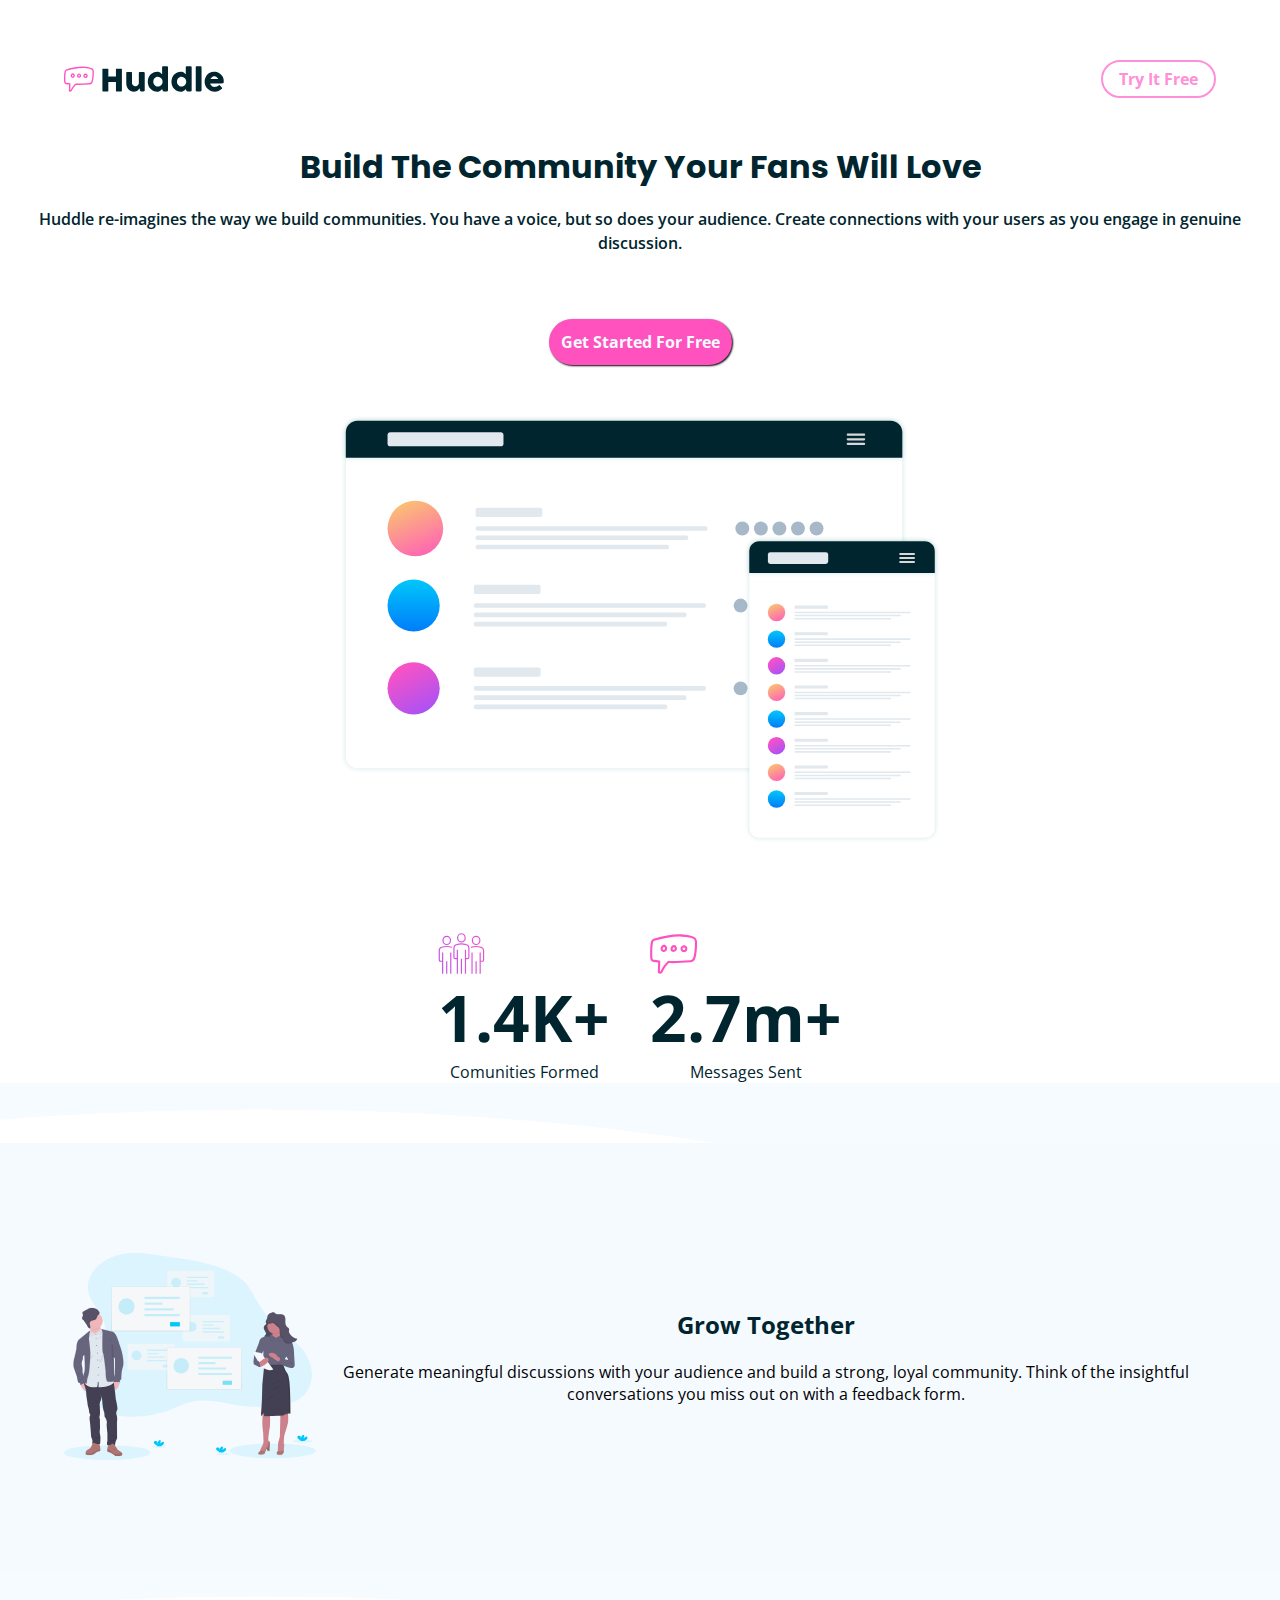
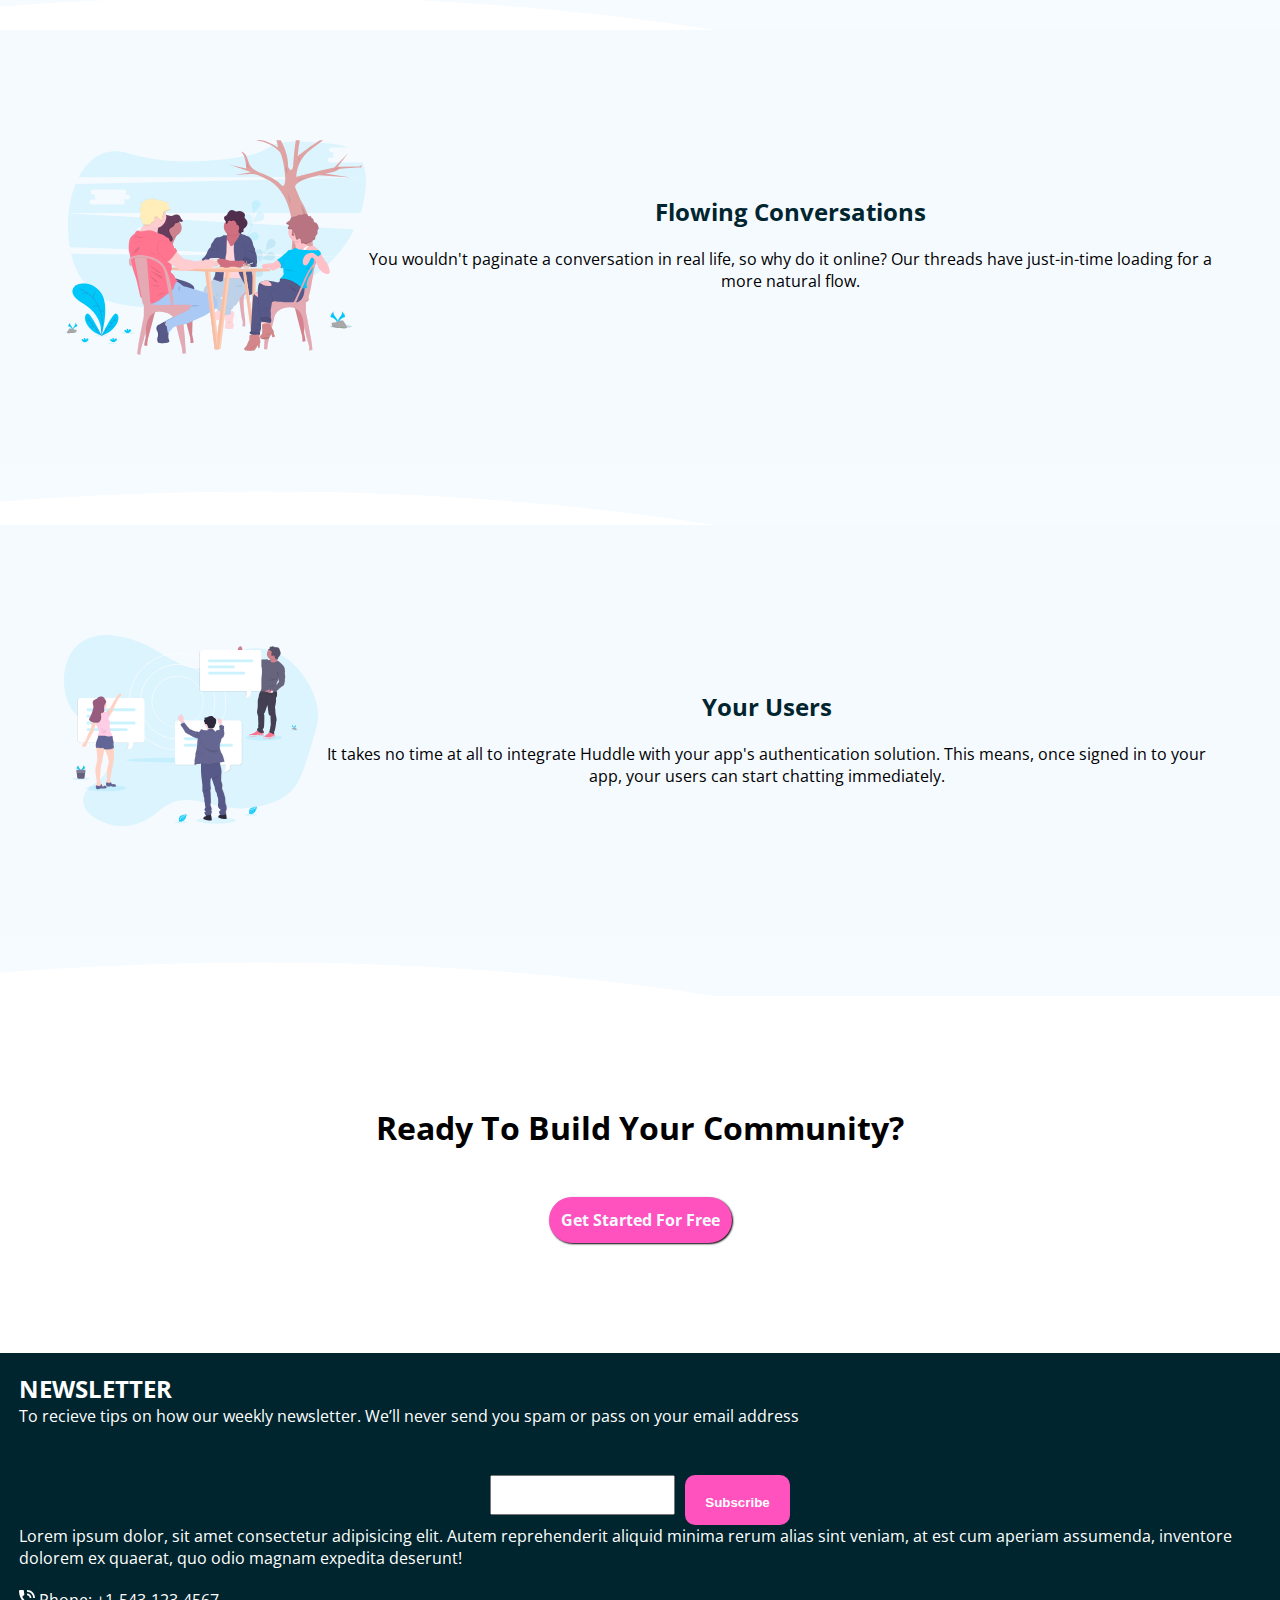
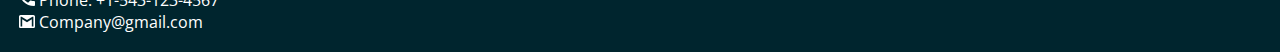
<file: Challenge 1/index.html>
<!DOCTYPE html>
<html lang="en">
<head>
  <meta charset="UTF-8">
  <meta name="viewport" content="width=device-width, initial-scale=1.0"> <!-- displays site properly based on user's device -->
  <link rel="stylesheet" href="./styles.css">
  <link rel="icon" type="image/png" sizes="32x32" href="./images/favicon-32x32.png">
  <title>Challenge 1</title>

</head>
<body>

  <header class="up">
      <nav class="up_nav container">
        <figure class="nav_figure">
          <img src="./images/logo.svg" class="figure_img">
        </figure>

        <a href="" class="nav_btn">Try It Free</a>
      </nav>

      <section class="content">
        <div class="content_text">
          <h1 class="text_title">Build The Community Your Fans Will Love</h1>
          <p class="text_paragraph">Huddle re-imagines the way we build communities. You have a voice, but so does 
            your audience. Create connections with your users as you engage in genuine discussion.</p>

            <a href="" class="text_btn">Get Started For Free</a>
        </div>

        <figure class="content_figure">
          <img src="./images/screen-mockups.svg" class="figure_img2">
        </figure>

        <div class="content_all">
          <div class="content_textimg">
            <div class="textimg_text">
              <img src="./images/icon-communities.svg" class="text_firstimg">
              <h1 class="text_14k">1.4K+</h1>
              <p class="text_p">Comunities Formed</p>
            </div>
          </div>
  
          <div class="content_textimg">
            <div class="textimg_text">
              <img src="./images/icon-messages.svg" class="text_firstimg">
              <h1 class="text_14k">2.7m+</h1>
              <p class="text_p">Messages Sent</p>
            </div>
          </div>
        </div>
      </section>

      <div class="wave wave--all"></div>

  </header>

  <main class="main">
    <section class="section2">
      <div class="section2_conte container">
        <figure class="section2_figure">
          <img src="./images/illustration-grow-together.svg" class="section2_img">
        </figure>
        <div class="section2_text">
          <h2 class="section2_title">Grow Together</h2>
          <p class="section2_p">Generate meaningful discussions with your audience and build a strong, loyal community. 
            Think of the insightful conversations you miss out on with a feedback form. </p>
        </div>
      </div>
    </section>

    <div class="wave wave--all"></div>

  </main>

  <main class="main">
    <section class="section2">
      <div class="section2_conte container">
        <figure class="section2_figure">
          <img src="./images/illustration-flowing-conversation.svg" class="section2_img">
        </figure>
        <div class="section2_text">
          <h2 class="section2_title">Flowing Conversations</h2>
          <p class="section2_p">You wouldn't paginate a conversation in real life, so why do it online? Our threads have 
            just-in-time loading for a more natural flow.</p>
        </div>
      </div>
    </section>

    <div class="wave wave--all"></div>

  </main>
  

  <main class="main">
    <section class="section2">
      <div class="section2_conte container">
        <figure class="section2_figure">
          <img src="./images/illustration-your-users.svg" class="section2_img">
        </figure>
        <div class="section2_text">
          <h2 class="section2_title">Your Users</h2>
          <p class="section2_p">It takes no time at all to integrate Huddle with your app's authentication solution. This means, 
            once signed in to your app, your users can start chatting immediately.</p>
        </div>
      </div>
    </section>

    <div class="wave wave--all"></div>

    <section class="section3">
      <div class="section3_text">
        <h1 class="section3_title">Ready To Build Your Community?</h1>
        <nav class="up_navo">
          <a href="" class="text_btn">Get Started For Free</a>
        </nav>
      </div>
    </section>
  </main>

  <footer class="footer">
    <div class="footer_container">
      <section class="footer_text">
        <h2 class="footer_title">NEWSLETTER</h2>
        <p class="footer_p">To recieve tips on how our weekly newsletter. We’ll never send you spam or pass on your email address</p>
        <form action="" class="footer_form">
          <input type="email" class="footer_email">
          <input type="submit" class="footer_btn" value="Subscribe">
        </form>

        <section class="footer2">
          <p class="footer2_title">Lorem ipsum dolor, sit amet consectetur adipisicing elit. Autem reprehenderit aliquid minima rerum alias sint veniam, at est cum aperiam assumenda, inventore dolorem ex quaerat, quo odio magnam expedita deserunt!</p>

          <div class="footer_redes">
            <img src="./images/icon-phone.svg" alt="" class="contact">
            <p class="p_telefono">Phone: +1-543-123-4567</p>
            <br>
            <img src="./images/icon-email.svg" alt="" class="contact">
            <p class="p_telefono">Company@gmail.com</p>
          </div>
        </section>
      </section>
    </div>
  </footer>
</body>
</html>
</file>
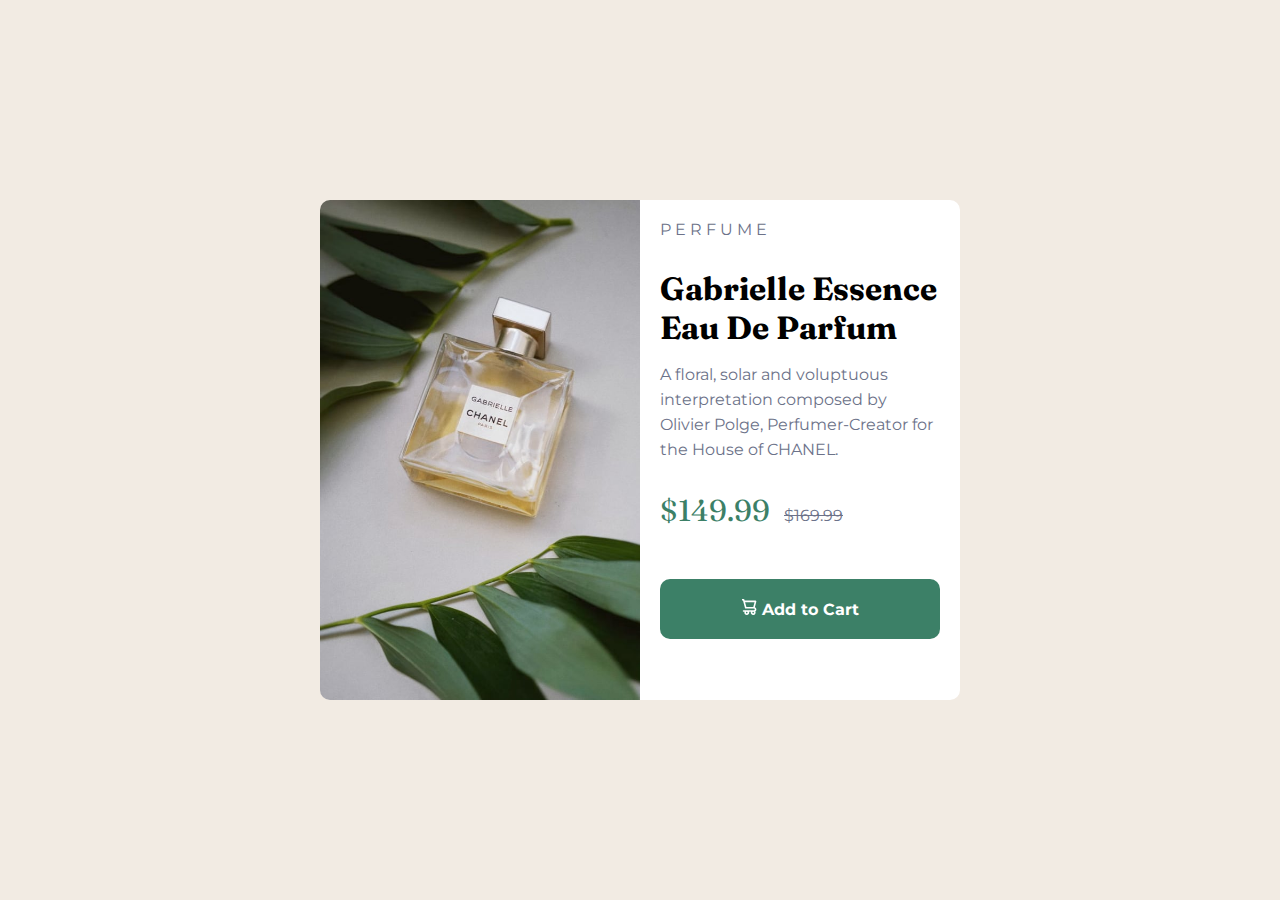
<file: Challenge 2/index.html>
<!DOCTYPE html>
<html lang="en">
<head>
  <meta charset="UTF-8">
  <meta name="viewport" content="width=device-width, initial-scale=1.0"> <!-- displays site properly based on user's device -->

  <link rel="icon" type="image/png" sizes="32x32" href="./images/favicon-32x32.png">
  
  <title>Product preview card </title>
  <link rel="stylesheet" href="./estilitos.css">

</head>
<body>
    <main class="main">
      <section class="box">
        <div class="element element1">
          <img src="./images/image-product-desktop.jpg" class="element_img">
        </div>
        <div class="element element2">
          <p class="p_title">P E R F U M E</p>
          <h3 class="h_title">Gabrielle Essence Eau De Parfum</h3>
          <p class="p_paragraph">A floral, solar and voluptuous interpretation composed by Olivier Polge, 
            Perfumer-Creator for the House of CHANEL.</p>
            <span class="span_element">$149.99</span>
            <span class="span_rayado"><del>$169.99</del></span>
            <a href="#" class="link">
              <img src="./images/icon-cart.svg" class="cart">
              Add to Cart
            </a>
        </div>  
      </section>
    </main>
</body>
</html>
</file>
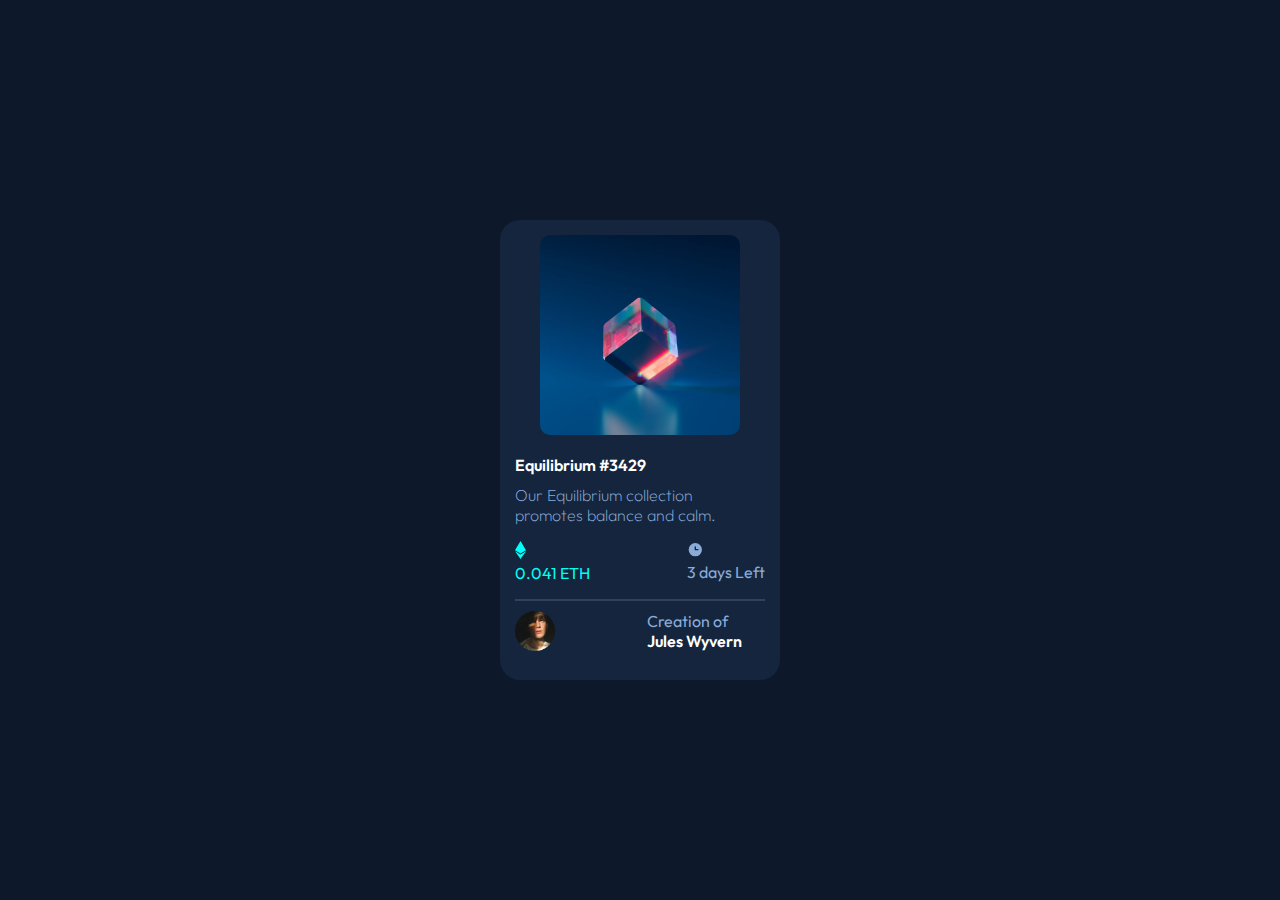
<file: Challenge 3/index.html>
<!DOCTYPE html>
<html lang="en">
<head>
  <meta charset="UTF-8">
  <meta name="viewport" content="width=device-width, initial-scale=1.0"> <!-- displays site properly based on user's device -->

  <link rel="icon" type="image/png" sizes="32x32" href="./images/favicon-32x32.png">
  
  <title>NFT card</title>
  <link rel="stylesheet" href="./styles.css">


</head>
<body>
  

  <section class="section">
    <div class="section_div">
      <!--Imagen NFT-->
      <figure class="figure_div">
        <img src="./images/image-equilibrium.jpg" class="figure_img">
      </figure>


      <!--Caja de texto-->
      <div class="div_text">
        <h4 class="div_title">Equilibrium #3429</h4>
        <p class="div_paragraph">Our Equilibrium collection promotes balance and calm.</p>
        <div class="nav">
          <figure>
            <img src="./images/icon-ethereum.svg" alt="">
            <p class="rubi_p">0.041 ETH</p>
          </figure>
          <figure>
            <img src="./images/icon-clock.svg" alt="">
            <p class="clock_p">3 days Left</p>
          </figure>
        </div>
      </div>

      <!--Bio-->
      <div class="bio_div">
        <figure class="figure_bio">
          <img src="./images/image-avatar.png" class="bio_img">
        </figure>
        <div class="parrafo">
          <p class="bio_p">Creation of <p class="bio_name">Jules Wyvern</p></p>
        </div>
      </div>

    </div>
  </section>


</body>
</html>
</file>
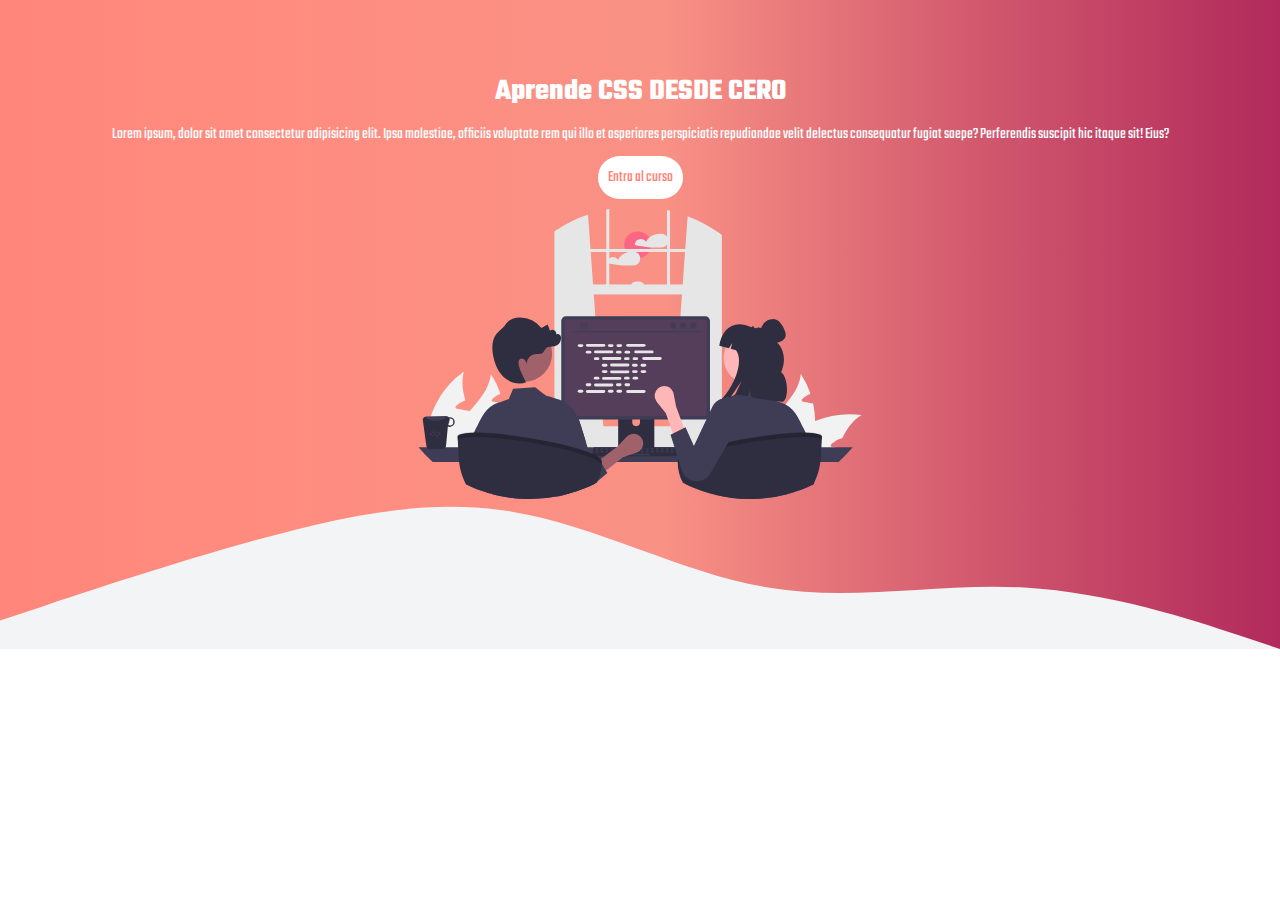
<file: CSS1/index.html>
<!DOCTYPE html>
<html lang="en">
<head>
    <meta charset="UTF-8">
    <meta http-equiv="X-UA-Compatible" content="IE=edge">
    <meta name="viewport" content="width=device-width, initial-scale=1.0">
    <title>Learning</title>
    <link rel="stylesheet" href="./style.css">
</head>
<body>
    <header class="all">
        <section class="all_section">
            <h2 class="all_title">Aprende CSS DESDE CERO</h2>
            <p class="all_paragraph">Lorem ipsum, dolor sit amet consectetur adipisicing elit. Ipsa molestiae, officiis voluptate rem qui illo et asperiores perspiciatis repudiandae velit delectus consequatur fugiat saepe? Perferendis suscipit hic itaque sit! Eius?</p>
            <a href="" class="all_btn">Entra al curso</a>
            
        </section>
        <picture class="all_picture">
            <img src="./undraw_pair_programming_re_or4x.svg" class="all_img">
        </picture>
    </header>
</body>
</html>
</file>
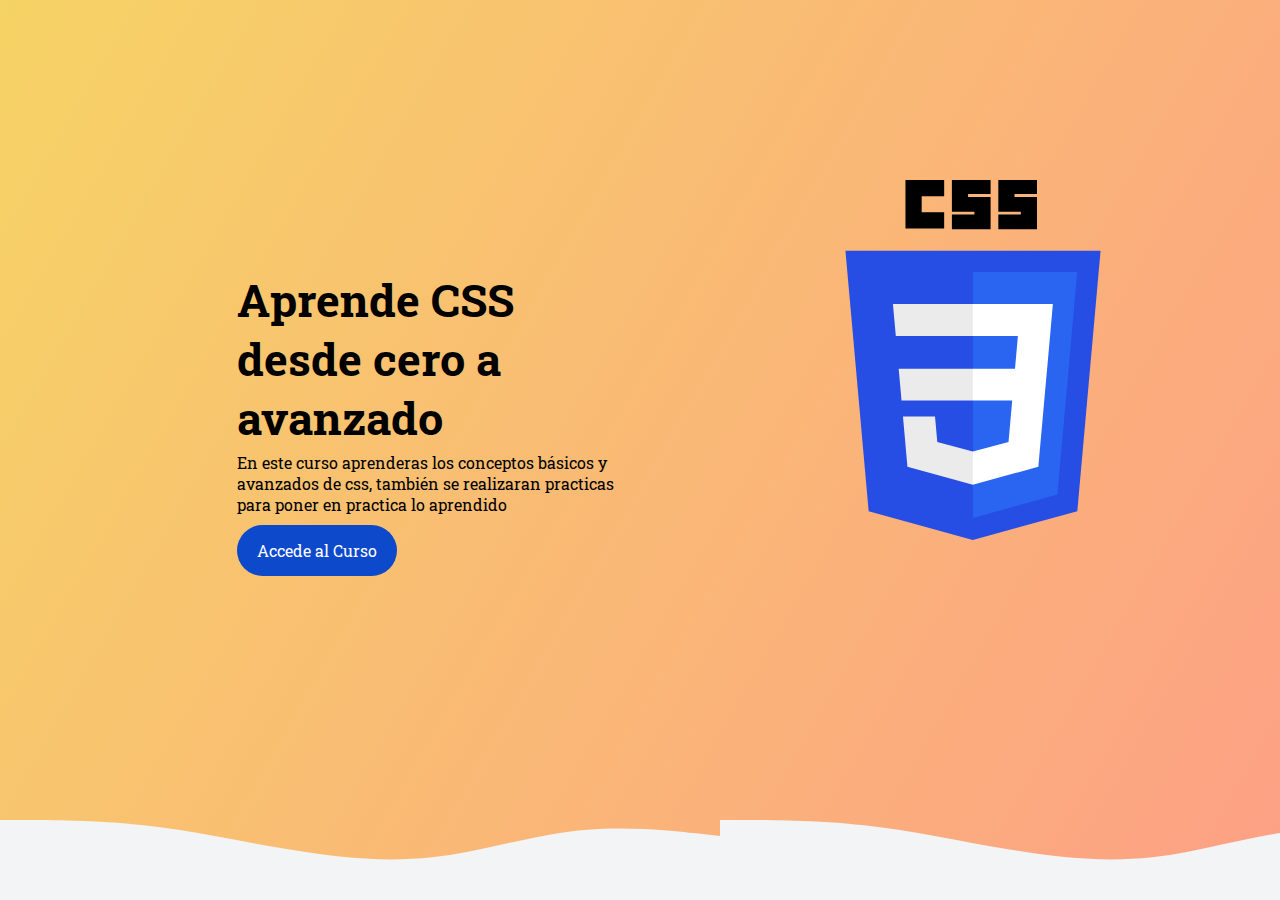
<file: CSS2/index.html>
<!DOCTYPE html>
<html lang="en">
<head>
    <meta charset="UTF-8">
    <meta http-equiv="X-UA-Compatible" content="IE=edge">
    <meta name="viewport" content="width=device-width, initial-scale=1.0">
    <title>Learning</title>
    <link rel="stylesheet" href="./estilos.css">
</head>
<body>
   <main>
        <section class="container_section">
            <div class="container_box">
                <h1 class="box_title">Aprende CSS desde cero a avanzado</h1>
                <p class="box_p">En este curso aprenderas los conceptos básicos y avanzados de css, también se realizaran practicas para poner en practica lo aprendido</p>
                <a href="" class="box_btn">Accede al Curso</a>
            </div>
            <figure class="container_figure">
                <img src="./css-3.svg" class="figure_img">
            </figure>

        </section>

        <div class="wave"></div>
   </main>
</body>
</html>
</file>
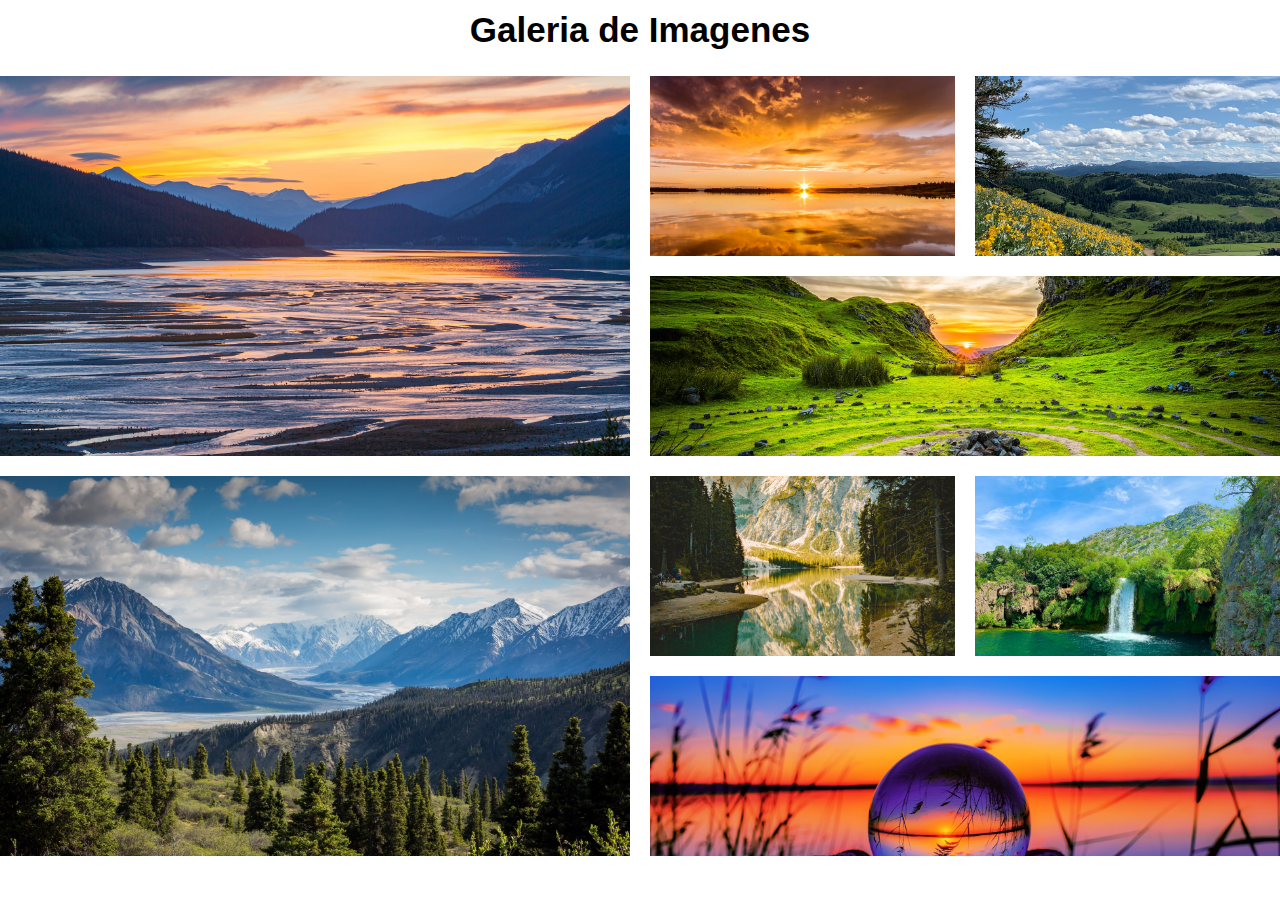
<file: CSS3/index.html>
<!DOCTYPE html>
<html lang="es">
<head>
    <meta charset="UTF-8">
    <meta http-equiv="X-UA-Compatible" content="IE=edge">
    <meta name="viewport" content="width=device-width, initial-scale=1.0">
    <title>Learning</title>
    <link rel="stylesheet" href="./styles.css">
</head>
<body>

    <main class="main">
        <h1 class="main_title">Galeria de Imagenes</h1>
    </main>

    <section class="gallery">
        <figure class="gallery_figure ga_figure1">
            <img src="./img/Img1.jpg" class="figure_img">
        </figure>
        <figure class="gallery_figure ga_figure2">
            <img src="./img/Img2.jpg" class="figure_img">
        </figure>
        <figure class="gallery_figure ga_figure3">
            <img src="./img/Img3.jpg" class="figure_img">
        </figure>
        <figure class="gallery_figure ga_figure4">
            <img src="./img/Img4.jpg" class="figure_img">
        </figure>
        <figure class="gallery_figure ga_figure5">
            <img src="./img/Img5.jpg" class="figure_img">
        </figure>
        <figure class="gallery_figure ga_figure6">
            <img src="./img/Img6.jpg" class="figure_img">
        </figure>
        <figure class="gallery_figure ga_figure7">
            <img src="./img/Img7.jpg" class="figure_img">
        </figure>
        <figure class="gallery_figure ga_figure8">
            <img src="./img/Img8.jpg" class="figure_img">
        </figure>
    </section>

</body>
</html>
</file>
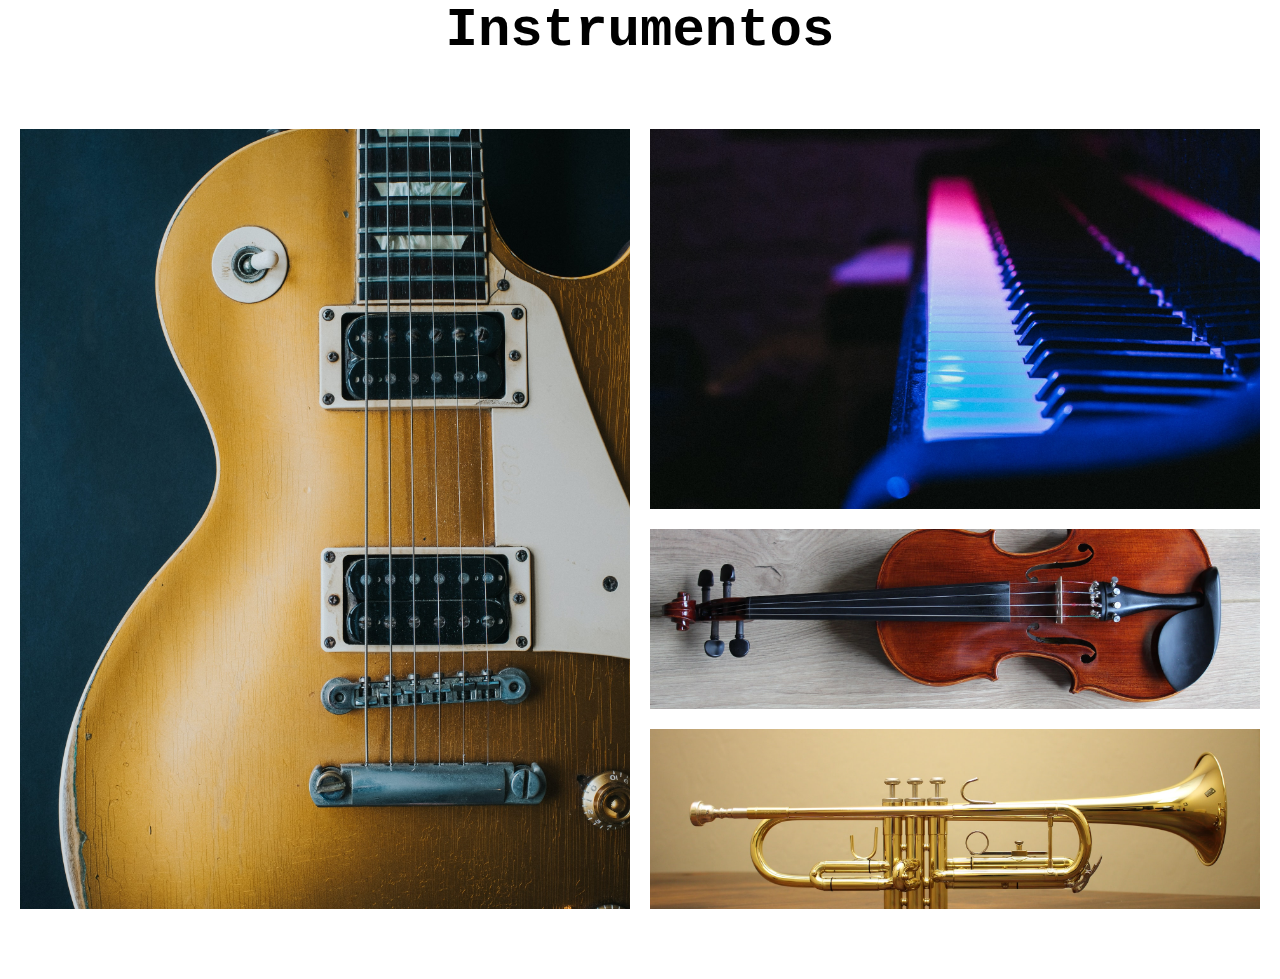
<file: Musica/Music.html>
<!DOCTYPE html>
<html lang="en">
<head>
    <meta charset="UTF-8">
    <meta http-equiv="X-UA-Compatible" content="IE=edge">
    <meta name="viewport" content="width=device-width, initial-scale=1.0">
    <title>Musica</title>
    <link rel="stylesheet" href="./Music.css">
</head>
<body>
    <main class="main">
        <h1 class="main_title">Instrumentos</h1>
    </main>

    <section class="galeria">
        <figure class="galeria_figure fg1 vh1">
            <img src="./img/Img1.jpg" alt="" class="figure_img">
        </figure>
        <figure class="galeria_figure fg2 vh2">
            <img src="./img/Img2.jpg" alt="" class="figure_img">
        </figure>
        <figure class="galeria_figure fg3 vh3">
            <img src="./img/Img3.jpg" alt="" class="figure_img">
        </figure>
        <figure class="galeria_figure fg4 vh4">
            <img src="./img/Img4.jpg" alt="" class="figure_img">
        </figure>
    </section>
</body>
</html>
</file>
<file: Challenge 1/styles.css>
@import url('https://fonts.googleapis.com/css2?family=Poppins:wght@700&display=swap');
@import url('https://fonts.googleapis.com/css2?family=Open+Sans:wght@400;600;700&display=swap');
*{
    margin: 0;
    box-sizing: border-box;
}

:root{
    --cuerpo:'Open Sans', sans-serif;
    --encabezadosl:'Poppins', sans-serif;
    --Header: hsl(192, 100%, 9%);
    --Bluepale: hsl(207, 100%, 98%);
    --pink:hsl(322, 100%, 66%);
    --pinkLight: hsl(321, 100%, 78%);
    --RedLight:hsl(0, 100%, 63%);
    --wavebottom:url('./images/bg-section-bottom-mobile-1.svg');
    --wavetop:url('./images/bg-section-bottom-mobile-2.svg');
}

body{
    font-family: var(--cuerpo);
}

.up{
    min-height: 100vh;
    position: relative;

}

.container{
    width: 90%;
    max-width: 1200px;
    margin: 0 auto;
    overflow: hidden;
}

.up_nav{
    display: flex;
    padding: 60px 0 45px;
    justify-content: space-between;
    align-items: center;
}

.nav_figure{
    width: 45%;
    max-width: 160px;
}

.figure_img{
    width: 100%;
    display: block;
}


.nav_btn{
    text-decoration: none;
    font-weight: 700;
    border: 2px solid var(--pinkLight);
    padding: 6px 16px;
    border-radius: 30px;
    color: var(--pinkLight);
}

.nav_btn:hover{
    background-color: var(--pinkLight);
    color: white;
    transition: 1s;
}

.content{
    text-align: center;
    color: var(--Header);
}


.text_title{
    font-family:var(--encabezadosl);
    color: var(--Header);
}

.text_paragraph{
    font-weight: 600;
    line-height: 1.5;
    color: var(--Header);
    margin:16px auto;
}

.text_btn{
    display: inline-block;
    margin-top: 3rem;
    text-decoration: none;
    color: var(--Bluepale);
    background-color: var(--pink);
    border: 2px solid var(--pink);
    padding: 10px;
    font-weight: 700;
    border-radius: 30px;
    box-shadow: 1px 1px 2px black;
}


.content_figure{
    margin: 50px;
}

.figure_img2{
    width: 100%;
    max-width: 600px;
    margin: 0 auto;
    display: block;
}

.content_all{
    margin-top: 90px;
    display: flex;
    flex-direction: column;
    align-items: center;
    gap: 40px;
}


.text_firstimg{
    display: block;
}

.text_14k{
    font-size: 4rem;
    color: var(--Header);
}

.wave{
    position: relative;
    width: 100%;
    height: 60px;
    background-repeat: no-repeat;
    background-size: 100% 100px;
}

.wave--all{
    left: 0;
    bottom: 0;
    background-image: var(--wavebottom)
}

.section2{
    background-color: var(--Bluepale);
    text-align: center;
    padding: 110px 0;
}

.section2_conte{
    display: flex;
    flex-direction: column;
}

.section2_img{
    width: 100%;
    max-width: 350px;
    display: block;
    margin: 0 auto;
}

.section2_text{
    margin-top: 55px;
}

.section2_title{
    margin-bottom: 20px;
    color: var(--Header);
}

.section3{
    text-align: center;
    padding: 110px 0;
    position: relative;

}

.section3_text{
    display: flex;
    flex-direction: column;
}

.wave--top{
    left: 0;
    top: 0;
}



.footer_text{
    background-color: var(--Header);
    color: white;
    padding: 19px;
}

.footer_form{
    margin-top: 3rem;
    display: flex;
    justify-content: center;

}

.footer_email{
    height: 40px;
}

.footer_btn{
    background-color: var(--pink);
    color: white;
    height: 50px;
    font-weight: 700;
    padding: 20px;
    border: none;
    margin-left: 10px;
    border-radius: 10px;
    cursor: pointer;
}

.up_navo{
    display: flex;
    justify-content: center;
}

.footer_redes{
    margin-top: 20px;
}

.contact{
    width: 16px;
}

.p_telefono{
    display: inline-block;
}

@media (min-width:750px){
    .content_all{
        flex-direction: row;
        justify-content: center;
    }

    .section2_conte{
        display: flex;
        flex-direction: row;
    }
}
</file>
<file: Challenge 2/estilitos.css>
@import url('https://fonts.googleapis.com/css2?family=Montserrat:wght@500;700&display=swap');
@import url('https://fonts.googleapis.com/css2?family=Fraunces:opsz,wght@9..144,700&display=swap');



*{
    margin: 0;
    box-sizing: border-box;
}

:root{
    --DarkCyan:hsl(158, 36%, 37%);
    --Cream: hsl(30, 38%, 92%);
    --Verydarkblue: hsl(212, 21%, 14%);
    --Darkgrayishblue: hsl(228, 12%, 48%);
    --White: hsl(0, 0%, 100%);
    --Montserrat: 'Montserrat', sans-serif;
    --Fraunces: 'Fraunces', serif;

}

body{
    font-family: var(--Montserrat);
    background-color: var(--Cream);
}

.main{
    height: 100vh;
    max-width: 1440px;
    display: flex;
    justify-content: center;
    align-items: center;
}

.box{
    width: 50%;
    height: 500px;
    margin: auto 0;
    display: grid;
    grid-template-columns: repeat(2,1fr);
}

/* .element{
    width: 100px;
    height: 100px;
} */

.element_img{
    width:100%;
    height: 100%;
    border-radius: 10px 0 0 10px;
}



.element2{
    background-color: var(--White);
    border-radius: 0 10px 10px 0;
    padding:20px;
}

.p_title{
    color: var(--Darkgrayishblue);
}

.h_title{
    margin-top: 30px;
    font-size: 2rem;
    font-family:var(--Fraunces);
}

.p_paragraph{
    margin-top: 15px;
    font-size: 16px;
    line-height: 25px;
    color: var(--Darkgrayishblue);

}

.span_element{
    display: inline-block;
    margin-top: 30px;
    color: var(--DarkCyan);
    font-size: 30px;
    font-family: var(--Fraunces);
}

.span_rayado{
    display: inline-block;
    margin-left: 10px;    
    color: var(--Darkgrayishblue);
}

.link{
    text-align: center;
    text-decoration: none;
    background-color: var(--DarkCyan);
    padding: 20px;
    border-radius: 10px;
    color: var(--White);
    display: block;
    font-weight: 700;
    margin-top: 50px;
}

@media(max-width:800px){
    .box{
        display: flex;
        flex-direction: column;
    }
}
</file>
<file: Challenge 3/styles.css>
@import url('https://fonts.googleapis.com/css2?family=Outfit:wght@300;400;600&display=swap');

*{
    margin: 0;
    padding: 0;
    box-sizing: border-box;
}

:root{
    --Softblue: hsl(215, 51%, 70%);
    --Cyan: hsl(178, 100%, 50%);
    --backbody:  hsl(217, 54%, 11%);
    --backcard: hsl(216, 50%, 16%);
    --line: hsl(215, 32%, 27%);
    --white:  hsl(0, 0%, 100%);
}



.section{
    width: 100%;
    height: 100vh;
    background-color: var(--backbody);
    display: flex;
    align-items: center;
    justify-content: center;
}

.section_div{
    height: 460px;
    width: 280px;
    background-color: azure;
    border-radius: 20px;
    padding: 15px;
    background-color: var(--backcard);
    font-family: 'Outfit', sans-serif;
}

.figure_div{
    width: 200px;
    height: 200px;
    margin: 0 auto;
}

.figure_img{
    height: 100%;
    width: 100%;
    border-radius: 10px;
}


.div_text{
    margin-top: 20px;
    font-family: 'Outfit', sans-serif;
    padding: 0.1px;
    border-bottom: 2px solid var(--line);
}

.div_title{
    font-weight: 600;
    color: var(--white);
}

.div_title:hover{
    color: var(--Cyan);
    cursor: pointer;
}

.div_paragraph{
    margin-top:10px;
    font-weight: 200;
    color: var(--Softblue);
}

.nav{
    margin: 16px 0;
    display: flex;
    justify-content: space-between;
}

.rubi_p{
    color: var(--Cyan);
}

.clock_p{
    color: var(--Softblue);
}

.bio{
    display: flex;

}

.bio_div{
    width: 100%;
    height: 100px;
    display: flex;
    margin-top: 10px;
}

.bio_img{
    width: 30%;
}

.bio_p{
    color: var(--Softblue);
}

.bio_name{
    font-weight: 600;
    color: var(--white);
}

.bio_name:hover{
    color: var(--Cyan);
    cursor: pointer;
}
</file>
<file: CSS1/style.css>
@import url('https://fonts.googleapis.com/css2?family=Roboto+Mono:ital,wght@0,100;1,100;1,300&family=Teko:wght@300;500;600&display=swap');
*{
    margin: 0;
    padding: 0;
    box-sizing: border-box;
}

.all{
    height: 649px;
    padding: 0.1px;
    background-image: url('wave.svg'),linear-gradient(to right, #ff8177 0%, #ff867a 0%, #ff8c7f 21%, #f99185 52%, #cf556c 78%, #b12a5b 100%);
    color: white;
    background-size: 100%, cover;
    background-repeat: no-repeat;
    background-position: bottom;
}

.all_section{
    text-align: center;
    margin-top: 70px;
    
}

.all_title{
    font-size: 30px;
    font-family: 'Teko', sans-serif;
}

.all_paragraph{
    margin-top:10px;
    font-family: 'Teko', sans-serif;
}

.all_btn{
    display: inline-block;
    margin: 10px;
    text-decoration: none;
    font-family: 'Teko', sans-serif;
    color: #ff8177;
    background-color: white;
    padding: 10px;
    border-radius: 30px;
    
}



.all_picture{
    display: flex;
    justify-content: center;
}


.all_img{
    height: 290px;
    width: 500px;

}
</file>
<file: CSS2/estilos.css>
@import url('https://fonts.googleapis.com/css2?family=Roboto+Mono:ital,wght@0,100;1,100;1,300&family=Roboto+Slab:wght@100;400;500&family=Teko:wght@300;500;600&display=swap');

*{
    margin: 0;
    padding: 0;
    box-sizing: border-box;
    font-family: 'Roboto Slab', serif;
}

main{
    background-image: linear-gradient(120deg, #f6d365 0%, #fda085 100%);
    position: relative;
}

.container_section{
    height: 100vh;
    width: 90%;
    max-width: 1200px;
    overflow: hidden;
    margin: 0 auto;
    position: relative;
}

.container_box{
    position: absolute;
    width: 400px;
    left: 15%;
    top: 30%;
}

.box_title{
    font-size: 45px;
    margin-bottom: 5px;
}

.box_p{
    margin-top: 5px;
}

.box_btn{
    display: inline-block;
    text-decoration: none;
    color: white;
    padding: 15px 20px;
    background-color: rgb(13, 73, 203) ;
    border-radius: 30px;
    margin-top: 10px;
}

.box_btn:hover{
    background-color: white;
    color: rgb(13, 73, 203);
    transition: 1s;
}

.container_figure{
    position: absolute;
    top: 20%;
    right: 10%;
}

.wave{
    background-image: url(./wave.svg);
    position: absolute;
    bottom: 0;
    width: 100%;
    height: 160px;
}
</file>
<file: CSS3/styles.css>
*{
    margin: 0;
    padding: 0;
    box-sizing: border-box;
}


body{
    font-family:'Lucida Sans', 'Lucida Sans Regular', 'Lucida Grande', 'Lucida Sans Unicode', Geneva, Verdana, sans-serif;
}



.main_title{
    text-align: center;
    font-size: 35px;
    padding: 10px 0 10px;
}

.gallery_figure{
    position: relative;
    cursor:pointer;
    overflow: hidden;
}

.gallery_figure::before{
    content: "Hola Mundo";
    position: absolute;
    top: 0;
    left: 0;
    bottom: 0;
    right: 0;
    transform: scale(0);
    background-color: rgba(34, 133, 140, 0.365);
    color: white;
    transition: .3s;
    display: flex;
    align-items: center;
    justify-content: center;
}


.gallery_figure:hover::before{
    transform: scale(1) rotate(360deg);
}

.gallery{
    padding-bottom: 48px;
    padding-top: 1em;
    display: grid;
    grid-template-columns: repeat(4,1fr);
    grid-template-rows: repeat(4,180px);
    gap: 20px;
}

.figure_img{
    width: 100%;
    height: 100%;
    object-fit: cover;
}

.ga_figure1{
    grid-column: 1/3;
    grid-row: 1/3;
}

.ga_figure2{
    grid-column: 3/4;
}

.ga_figure3{
    grid-column: 4/5;
}

.ga_figure4{
    grid-column: 3/5;
}


.ga_figure5{
    grid-row: 3/5;
    grid-column: 1/3;
}

.ga_figure8{
    grid-column: 3/5;
}
</file>
<file: Musica/Music.css>
*{
    margin: 0;
    padding: 0;
    box-sizing: border-box;
}

.main{
    text-align: center;
    font-size: 27px;
    font-family: monospace  ;
}

.galeria{
    margin: 20px;
    padding: 3em 0 3em;
    display: grid;
    grid-template-columns: repeat(4,1fr);
    grid-template-rows: repeat(4,180px);
    gap: 20px;
}


.galeria_figure{
    position: relative;
    cursor: pointer;
    overflow: hidden;
}

.vh1::before{
    content: "Guitarras";
    position: absolute;
    top: 0;
    left: 0;
    bottom: 0;
    right: 0;
    transform: scale(0);
    background-color: rgba(32, 28, 28, 0.379);
    color: white;
    display: flex;
    align-items: center;
    justify-content: center;
    transition: .3s;
}

.vh2::before{
    content: "Pianos";
    position: absolute;
    top: 0;
    left: 0;
    bottom: 0;
    right: 0;
    transform: scale(0);
    background-color: rgba(32, 28, 28, 0.379);
    color: white;
    display: flex;
    align-items: center;
    justify-content: center;
    transition: .3s;
}

.vh3::before{
    content: "Violines";
    position: absolute;
    top: 0;
    left: 0;
    bottom: 0;
    right: 0;
    transform: scale(0);    background-color: rgba(32, 28, 28, 0.379);
    color: white;
    display: flex;
    align-items: center;
    justify-content: center;
    transition: .3s;
}

.vh4::before{
    content: "Trompetas";
    position: absolute;
    top: 0;
    left: 0;
    bottom: 0;
    right: 0;
    transform: scale(0);
    background-color: rgba(32, 28, 28, 0.379);
    color: white;
    display: flex;
    align-items: center;
    justify-content: center;
    transition: .3s;
}


.galeria_figure:hover::before{
    transform: scale(1) rotate(360deg)
}


.figure_img{
    width: 100%;
    height: 100%;
    object-fit: cover;
}

.fg1{
    grid-column: 1/3;
    grid-row: 1/5;
}

.fg2{
    grid-row:1/3;
    grid-column: 3/5;
}

.fg3{
    grid-column: 3/5;
}

.fg4{
    grid-column: 3/5;
}


@media(max-width:700px){
    .galeria{
        grid-template-columns: repeat(3,1fr);
        grid-template-rows: repeat(6,160px);
    }

    

    .fg1{
        grid-column: 1/4;
    }

    .fg2{
        grid-row: 5/7;
        grid-column: 1/3;
    }


    .fg3{
        grid-row: 5/6;

    }


    .fg4{
        grid-row: 6/7;

    }


}
</file>
